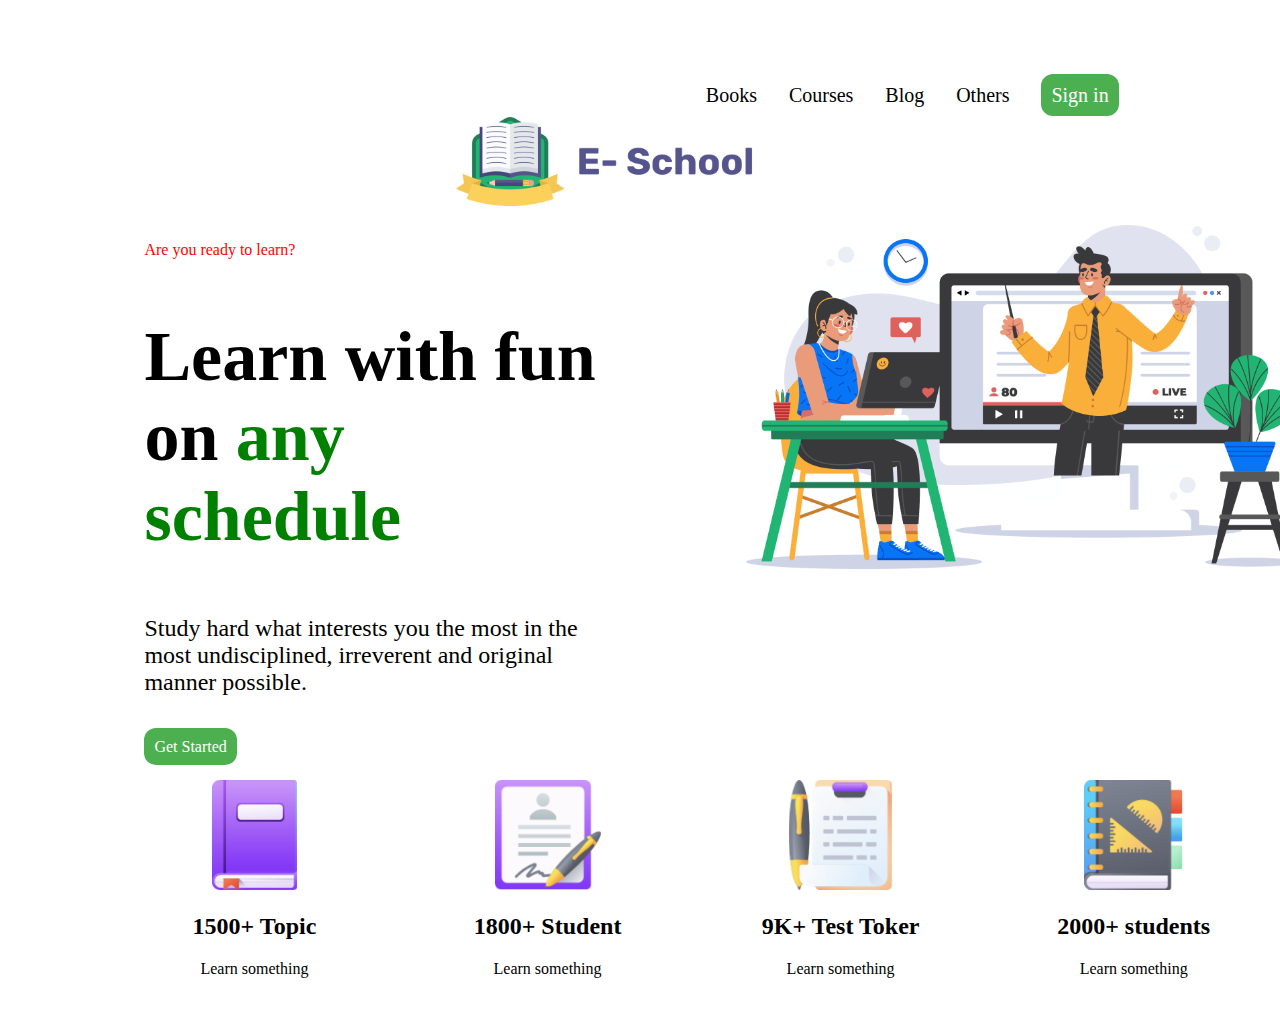
<file: index.html>
<!DOCTYPE html>
<html lang="en">

<head>
    <meta charset="UTF-8">
    <meta http-equiv="X-UA-Compatible" content="IE=edge">
    <meta name="viewport" content="width=device-width, initial-scale=1.0">
    <title>Document</title>
    <link rel="stylesheet" href="style.css">
   
</head>

<body>
    <ul>

        <li><a class="style1" href="#">Sign in</a></li>
        <li><a href=" #">Others</a></li>
        <li><a href="#">Blog</a></li>
        <li><a href="#">Courses</a></li>
        <li><a href="#">Books</a></li>
        <li style="border: none; margin-right: 35%;"> <img src="/image/Logo.png" alt="Girl in a jacket" width="300"></li>


    </ul>
    <div class="row">
        <div class="column">
            <p style="color: red;">Are you ready to learn?</p>
            <h2 class="abc">Learn with fun on<span style="color: green;"> any schedule </span>
            </h2>
            <p class="txt">Study hard what interests you the most in the most undisciplined, irreverent and original manner possible.</p> <br>
            <a class="style1" href="/page2.html"> Get Started</a>
        </div>
        <div class="column"><img src="/image/Illustration.png" alt="classroom" width="550"></div>
        

    </div>
    <br>

    <div class="row">
        <div class="column1" style="margin-left: 12%;">
            <img src="/image/book.png" alt="">
            <h2>1500+ Topic</h2>
            <p> Learn something </p>
        </div>

        <div class="column1" >
            <img src="/image/Student.png" alt="">
            <h2>1800+ Student</h2>
            <p> Learn something </p>
        </div>

        <div class="column1" >
            <img src="/image/Test.png" alt="">
            <h2>9K+ Test Toker</h2>
            <p> Learn something </p>
        </div>
        
        <div class="column1">
            <img src="/image/Students.png" alt="">
            <h2>2000+ students</h2>
            <p> Learn something </p>
        </div>

    </div>
    <br>
</body>

</html>
</file>
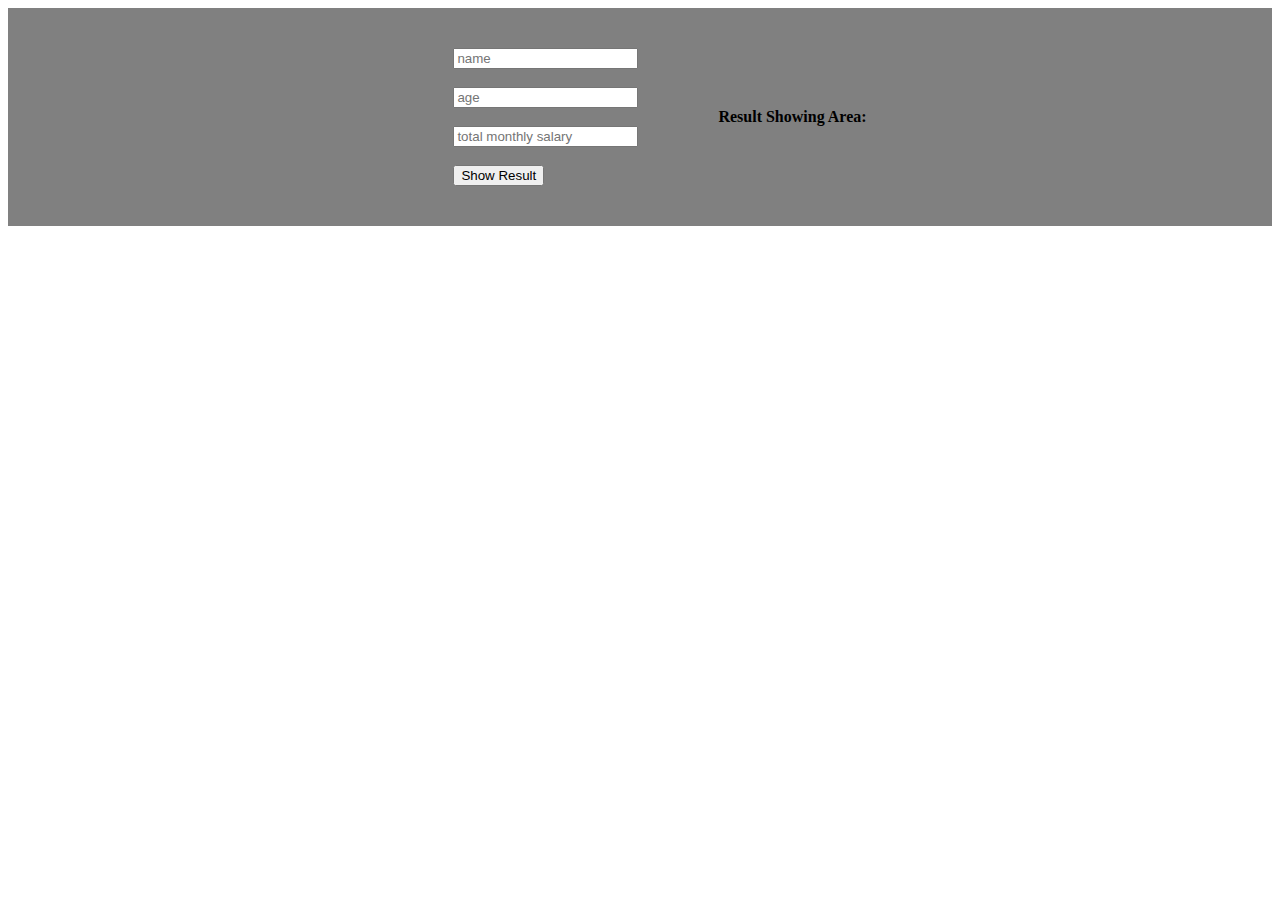
<file: page2.html>
<html lang="en">
<head>
    <meta charset="UTF-8">
    <meta http-equiv="X-UA-Compatible" content="IE=edge">
    <meta name="viewport" content="width=device-width, initial-scale=1.0">
    <title>Document</title>
    <link rel="stylesheet" href="/style.css">

</head>
<body>

    <div class="container">
        
        <div class="left-div">
         <input id='nameBox' type='text' placeholder='name'><br><br>
         <input id='ageBox' type='text' placeholder='age'><br><br>
         <input id='totalMonthlySalaryBox' type='text' placeholder='total monthly salary'><br><br>
         <button id='result' onclick="method()"> Show Result </button>
        </div>


        <div class="right-div">
           <h4> Result Showing Area: </h4>
           <p id='p1'></p>
           <p id='p2'></p>
          
           
        </div>
    </div>
    
    <script src="/index.js">

    </script>

</body>
</html>
</file>
<file: style.css>
.style1 {
    background-color: #4CAF50;
    color: white;
    text-align: center;
    text-decoration: none;
    cursor: pointer;
    padding: 10px;
    border-radius: 12px;
}

ul {
    padding-right: 10%;
    padding-top: 5%;
}

li {
    list-style-type: none;
    margin: 0;
    margin-right: 2%;
    padding: 5px;
    display: inline;
    float: right;
  
    border-radius: 12px;
}

li a {
    text-decoration: none;
    font-size: 20px;
    color: black
}

.column {
    float: left;
    width: 36%;
    padding: 10px;
    height: 300px;
    margin-left: 10%;
}

.row:after {
    content: "";
    display: table;
    clear: both;
}

.abc {
    font-size: 70px;
}

.txt {
    font-size: x-large;
}

.column1 {
    text-align: center;
    float: left;
    width: 15%;
    padding-right: 10px;
    margin-left: 7%;
    margin-top: 10%;
    margin-right: 5px;
   
}

.row .column1 img{
    height: 110px;
    margin-top: 100px;
}


.container{
    display: flex;
    justify-content: center;
    align-items: center;
    box-shadow: 2px wheat;
  background-color: gray;

}

.right-div {
    margin-left: 40px; 
   
    
}

.left-div{
   
    padding: 40px;
}
</file>
